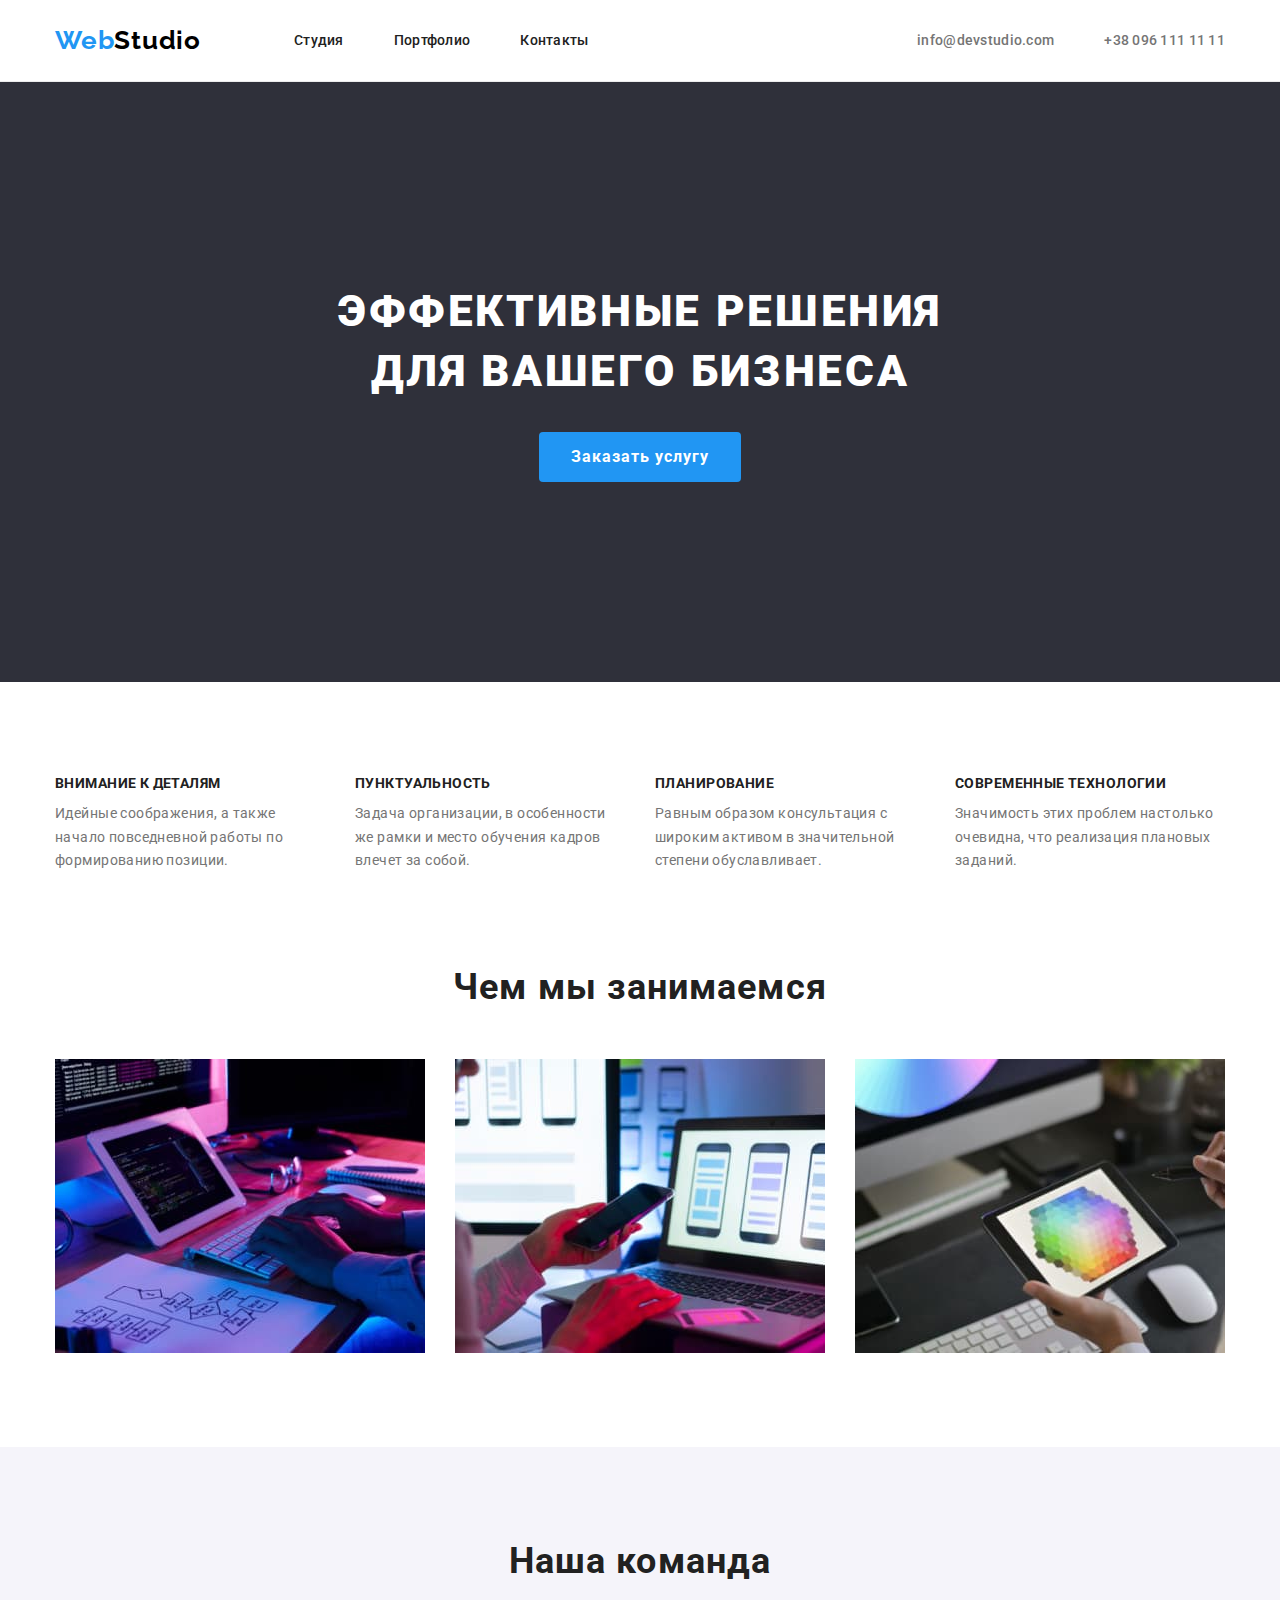
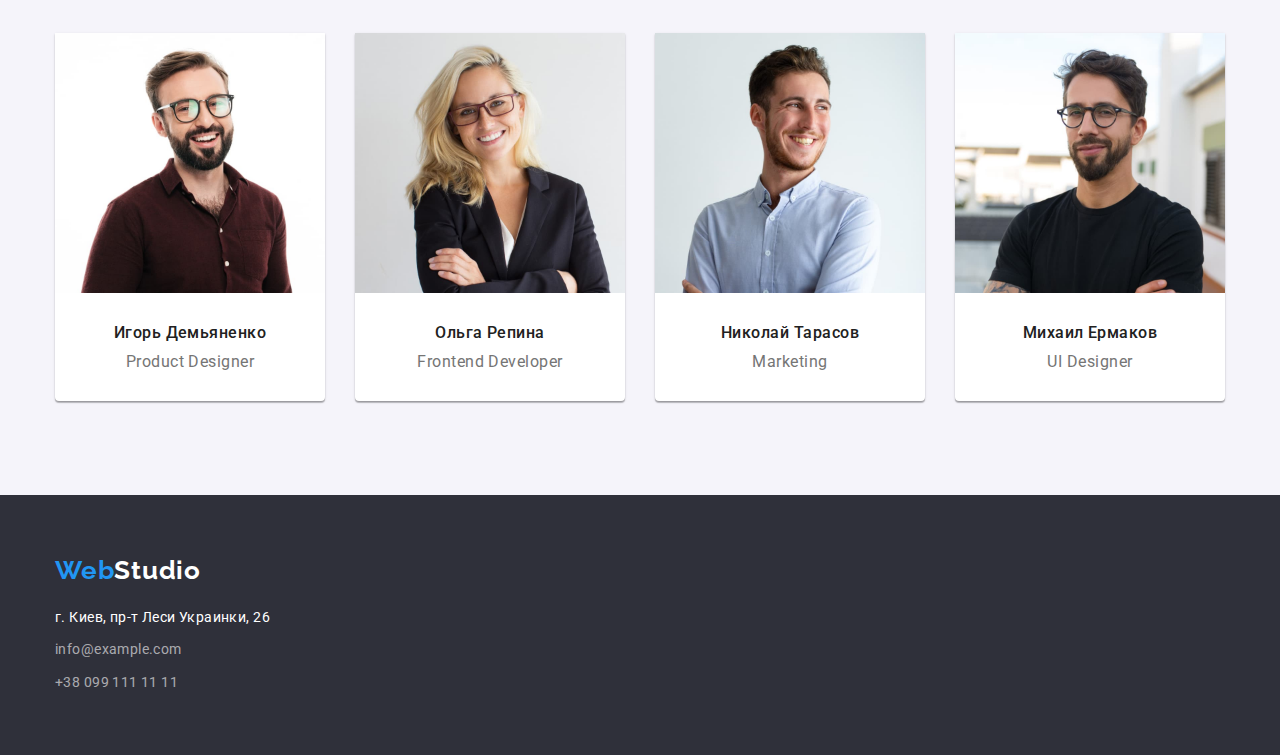
<file: index.html>
<!DOCTYPE html>
<html lang="ru">
  <head>
    <meta charset="UTF-8" />
    <meta http-equiv="X-UA-Compatible" content="IE=edge" />
    <meta name="viewport" content="width=device-width, initial-scale=1.0" />
    <title>WebStudio</title>
    <link
      href="https://fonts.googleapis.com/css2?family=Raleway:wght@700&family=Roboto:wght@400;500;700;900&display=swap"
      rel="stylesheet"
    />
    <link
      rel="stylesheet"
      href="https://cdnjs.cloudflare.com/ajax/libs/modern-normalize/1.1.0/modern-normalize.min.css"
    />
    <link rel="stylesheet" href="./css/styles.css" />
  </head>
  <body>
    <!--HEADER-->
    <header class="header">
      <div class="container header-container">
        <nav class="navigation">
          <a href="/" class="logo"><span class="logo-first">Web</span>Studio</a>
          <ul class="nav-list">
            <li class="nav-list-item"><a class="nav" href="./index.html">Студия</a></li>
            <li class="nav-list-item"><a class="nav" href="./portfolio.html">Портфолио</a></li>
            <li class="nav-list-item"><a class="nav" href="">Контакты</a></li>
          </ul>
        </nav>
        <ul class="nav-list">
          <li class="contact-list-item">
            <a class="contact" href="mailto:info@devstudio.com">info@devstudio.com</a>
          </li>
          <li class="contact-list-item">
            <a class="contact" href="tel:+380961111111">+38 096 111 11 11</a>
          </li>
        </ul>
      </div>
    </header>
    <!--MAIN-->
    <main>
      <!--SECTION 1-->
      <section class="sec-one">
        <div class="container">
          <h1 class="mtitle">
            Эффективные решения <br />
            для вашего бизнеса
          </h1>
          <button class="mbtn" type="button">Заказать услугу</button>
        </div>
      </section>
      <!--SECTION 2-->
      <section class="section">
        <div class="container">
          <h2 class="second-title none">В чем наше преимущество?</h2>
          <ul class="advantage-list">
            <li class="advantage-list-item">
              <h3 class="title-three">Внимание к деталям</h3>
              <p class="">
                Идейные соображения, а также <br />
                начало повседневной работы по <br />
                формированию позиции.
              </p>
            </li>
            <li class="advantage-list-item">
              <h3 class="title-three">Пунктуальность</h3>
              <p class="">
                Задача организации, в особенности <br />
                же рамки и место обучения кадров <br />
                влечет за собой.
              </p>
            </li>
            <li class="advantage-list-item">
              <h3 class="title-three">Планирование</h3>
              <p class="">
                Равным образом консультация с <br />
                широким активом в значительной <br />
                степени обуславливает.
              </p>
            </li>
            <li class="advantage-list-item">
              <h3 class="title-three">Современные технологии</h3>
              <p class="">
                Значимость этих проблем настолько <br />
                очевидна, что реализация плановых <br />
                заданий.
              </p>
            </li>
          </ul>
        </div>
      </section>
      <!--SECTION 3-->
      <section class="section-three">
        <div class="container">
          <h2 class="second-title title-sec-three">Чем мы занимаемся</h2>
          <ul class="photo-list">
            <li class="photo-list-item">
              <img src="./images/imgnote.jpg" width="370" alt="Печатает на клавиатуре" />
            </li>
            <li class="photo-list-item">
              <img src="./images/imgphone.jpg" width="370" alt="Смотрит в телефон" />
            </li>
            <li class="photo-list-item">
              <img src="./images/imgtab.jpg" width="370" alt="Смотрит в планшет" />
            </li>
          </ul>
        </div>
      </section>
      <!--SECTION 4-->
      <section class="section section-four">
        <div class="container">
          <h2 class="second-title sec-title">Наша команда</h2>
          <ul class="team-list">
            <li class="team-list-item">
              <img src="./images/productdesigner.jpg" alt="productdesigner" width="270" />
              <div class="cards">
                <h3 class="card-title">Игорь Демьяненко</h3>
                <p class="card-info">Product Designer</p>
              </div>
            </li>
            <li class="team-list-item">
              <img src="./images/frontend.jpg" alt="frontend" width="270" />
              <div class="cards">
                <h3 class="card-title">Ольга Репина</h3>
                <p class="card-info">Frontend Developer</p>
              </div>
            </li>
            <li class="team-list-item">
              <img src="./images/marketing.jpg" alt="marketing" width="270" />
              <div class="cards">
                <h3 class="card-title">Николай Тарасов</h3>
                <p class="card-info">Marketing</p>
              </div>
            </li>
            <li class="team-list-item">
              <img src="./images/ui.jpg" alt="ui" width="270" />
              <div class="cards">
                <h3 class="card-title">Михаил Ермаков</h3>
                <p class="card-info">UI Designer</p>
              </div>
            </li>
          </ul>
        </div>
      </section>
    </main>
    <!--FOOOOOOOOOTER-->
    <footer class="footer">
      <div class="container">
        <a href="/" class="logo-footer"><span class="logo-first">Web</span>Studio</a>

        <address class="address-list">
          <p class="address">г. Киев, пр-т Леси Украинки, 26</p>
          <a class="contact-footer" href="mailto:info@example.com">info@example.com</a>
          <br />
          <a class="contact-footer" href="tel:+380991111111">+38 099 111 11 11</a>
        </address>
      </div>
    </footer>
  </body>
</html>
</file>
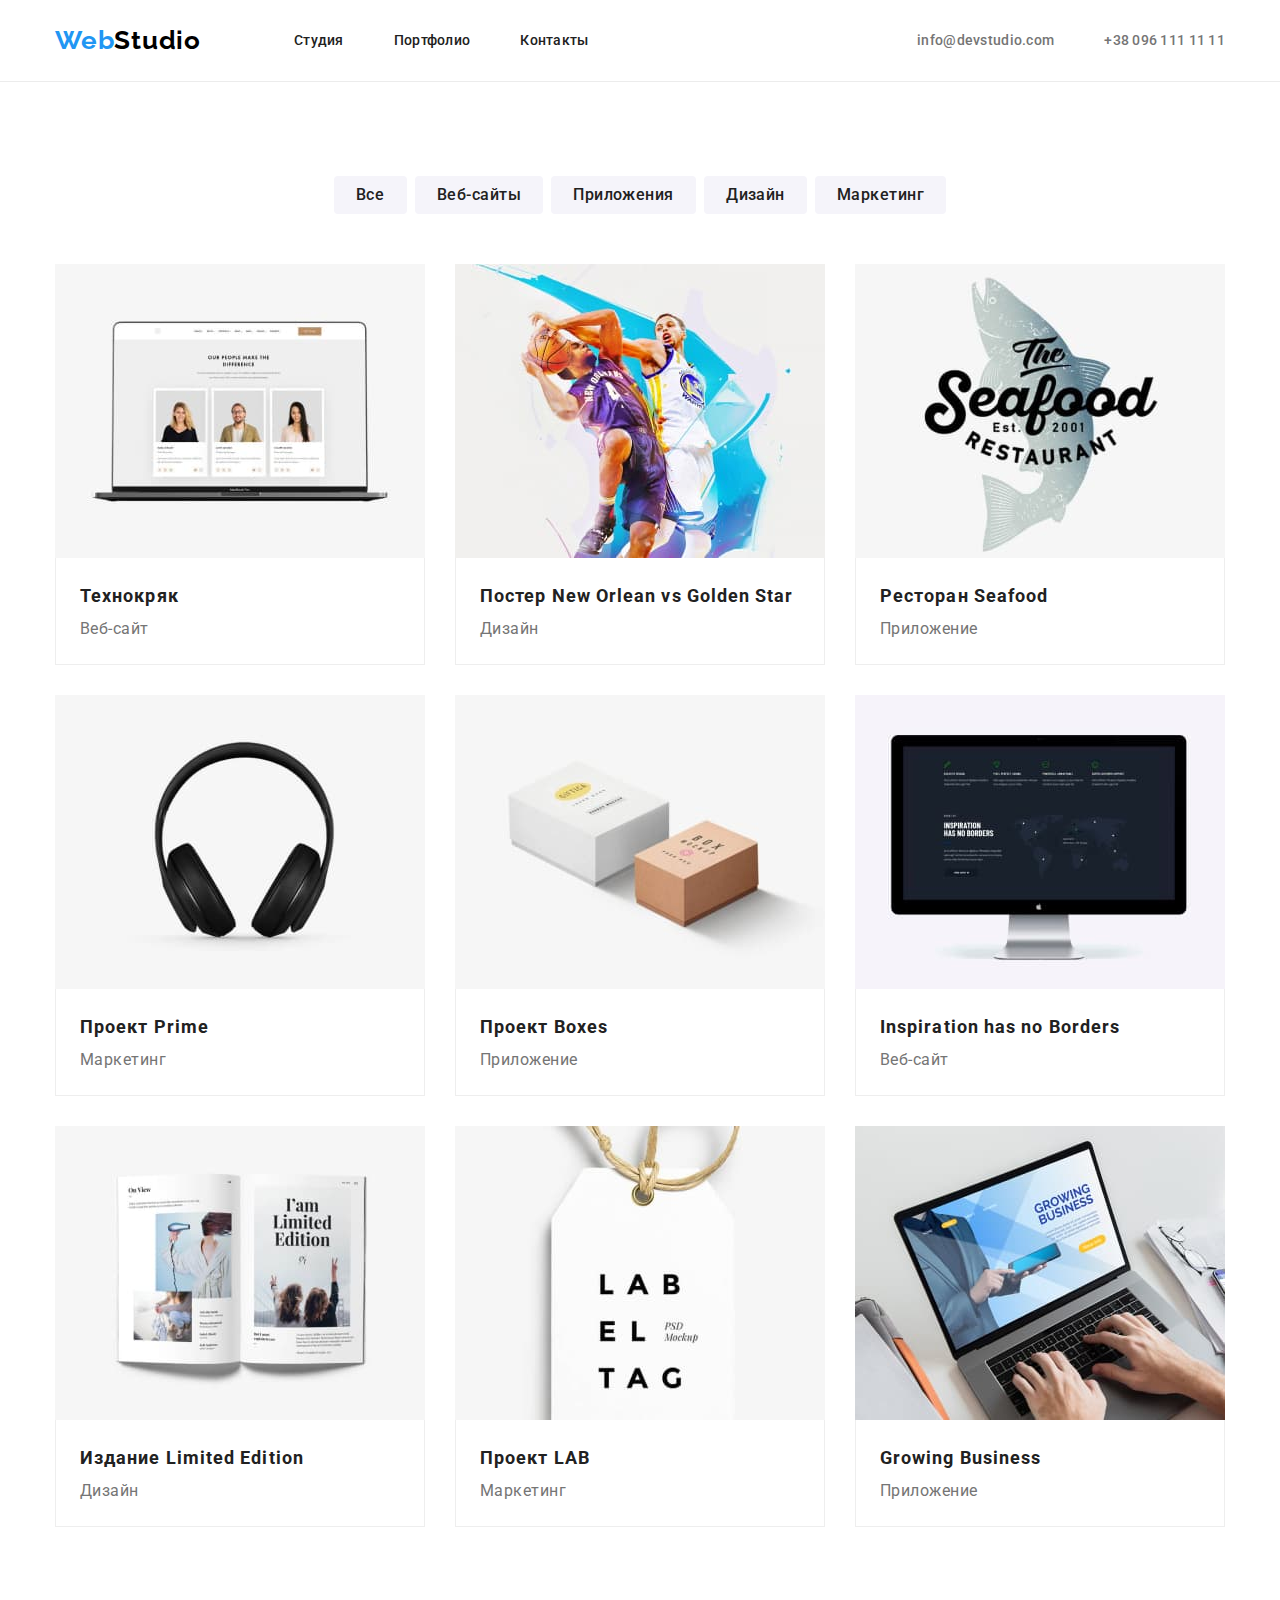
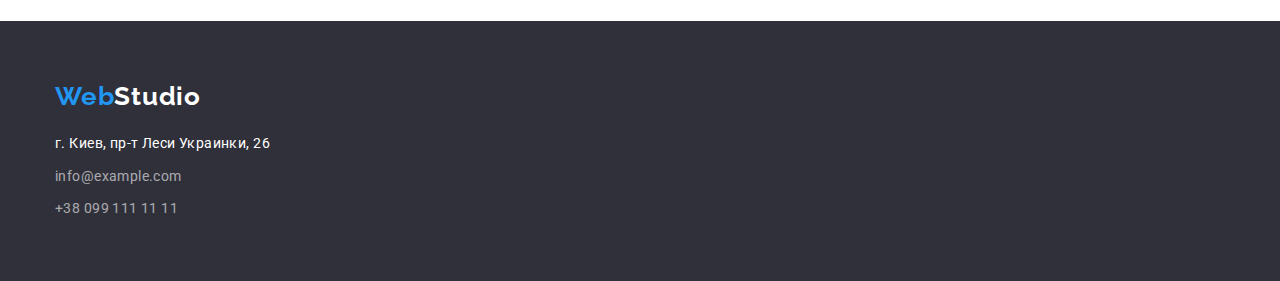
<file: portfolio.html>
<!DOCTYPE html>
<html lang="ru">
  <head>
    <meta charset="UTF-8" />
    <meta http-equiv="X-UA-Compatible" content="IE=edge" />
    <meta name="viewport" content="width=device-width, initial-scale=1.0" />
    <title>WebStudio</title>
    <link
      href="https://fonts.googleapis.com/css2?family=Raleway:wght@700&family=Roboto:wght@400;500;700;900&display=swap"
      rel="stylesheet"
    />
    <link
      rel="stylesheet"
      href="https://cdnjs.cloudflare.com/ajax/libs/modern-normalize/1.1.0/modern-normalize.min.css"
    />
    <link rel="stylesheet" href="./css/styles.css" />
  </head>
  <body>
    <!--HEADER-->
    <header class="header">
      <div class="container header-container">
        <nav class="navigation">
          <a href="/" class="logo"><span class="logo-first">Web</span>Studio</a>
          <ul class="nav-list">
            <li class="nav-list-item"><a class="nav" href="./index.html">Студия</a></li>
            <li class="nav-list-item"><a class="nav" href="./portfolio.html">Портфолио</a></li>
            <li class="nav-list-item"><a class="nav" href="">Контакты</a></li>
          </ul>
        </nav>
        <ul class="nav-list">
          <li class="contact-list-item">
            <a class="contact" href="mailto:info@devstudio.com">info@devstudio.com</a>
          </li>
          <li class="contact-list-item">
            <a class="contact" href="tel:+380961111111">+38 096 111 11 11</a>
          </li>
        </ul>
      </div>
    </header>
    <!--MAIN-->
    <main>
      <!--SECTION 1-->
      <section class="section">
        <div class="container">
          <h1 class="none">Портфолио</h1>
          <ul class="btn-list">
            <li class="btn-list-item"><button class="btn one" type="button">Все</button></li>
            <li class="btn-list-item"><button class="btn two" type="button">Веб-сайты</button></li>
            <li class="btn-list-item">
              <button class="btn three" type="button">Приложения</button>
            </li>
            <li class="btn-list-item"><button class="btn four" type="button">Дизайн</button></li>
            <li class="btn-list-item"><button class="btn five" type="button">Маркетинг</button></li>
          </ul>
          <ul class="card-list">
            <li class="card-list-item">
              <img class="cards-img" src="./images/lpatop.jpg" alt="laptop" width="370" />
              <div class="cases">
                <h2 class="case-title">Технокряк</h2>
                <p class="case-text">Веб-сайт</p>
              </div>
            </li>
            <li class="card-list-item">
              <img class="cards-img" src="./images/bbal.jpg" alt="bbalplayers" width="370" />
              <div class="cases">
                <h2 class="case-title">Постер New Orlean vs Golden Star</h2>
                <p class="case-text">Дизайн</p>
              </div>
            </li>
            <li class="card-list-item">
              <img class="cards-img" src="./images/seafood.jpg" alt="fish" width="370" />
              <div class="cases">
                <h2 class="case-title">Ресторан Seafood</h2>
                <p class="case-text">Приложение</p>
              </div>
            </li>
            <li class="card-list-item">
              <img class="cards-img" src="./images/headphones.jpg" alt="headphones" width="370" />
              <div class="cases">
                <h2 class="case-title">Проект Prime</h2>
                <p class="case-text">Маркетинг</p>
              </div>
            </li>
            <li class="card-list-item">
              <img class="cards-img" src="./images/boxes.jpg" alt="boxes" width="370" />
              <div class="cases">
                <h2 class="case-title">Проект Boxes</h2>
                <p class="case-text">Приложение</p>
              </div>
            </li>
            <li class="card-list-item">
              <img class="cards-img" src="./images/screen.jpg" alt="screen" width="370" />
              <div class="cases">
                <h2 class="case-title">Inspiration has no Borders</h2>
                <p class="case-text">Веб-сайт</p>
              </div>
            </li>
            <li class="card-list-item">
              <img class="cards-img" src="./images/magazine.jpg" alt="magazine" width="370" />
              <div class="cases">
                <h2 class="case-title">Издание Limited Edition</h2>
                <p class="case-text">Дизайн</p>
              </div>
            </li>
            <li class="card-list-item">
              <img class="cards-img" src="./images/lab.jpg" alt="lable" width="370" />
              <div class="cases">
                <h2 class="case-title">Проект LAB</h2>
                <p class="case-text">Маркетинг</p>
              </div>
            </li>
            <li class="card-list-item">
              <img class="cards-img" src="./images/note.jpg" alt="laptop" width="370" />
              <div class="cases">
                <h2 class="case-title">Growing Business</h2>
                <p class="case-text">Приложение</p>
              </div>
            </li>
          </ul>
        </div>
      </section>
    </main>

    <!--FOOOOOOOOOTER-->
    <footer class="footer">
      <div class="container">
        <a href="/" class="logo-footer"><span class="logo-first">Web</span>Studio</a>

        <address class="address-list">
          <p class="address">г. Киев, пр-т Леси Украинки, 26</p>
          <a class="contact-footer" href="mailto:info@example.com">info@example.com</a>
          <br />
          <a class="contact-footer" href="tel:+380991111111">+38 099 111 11 11</a>
        </address>
      </div>
    </footer>
  </body>
</html>
</file>
<file: css/styles.css>
/* GLOBAL FIX a&ul */
a {
  text-decoration-line: none;
}

ul,
ol {
  margin-top: 0;
  margin-bottom: 0;
  padding-left: 0;
  list-style: none;
}

img {
  display: block;
  min-width: 100%;
}

header {
  border-bottom: 1px solid rgba(236, 236, 236, 1);
}

p,
h1,
h2,
h3,
h4,
h5 {
  margin-top: 0;
  margin-bottom: 0;
}

/* 
COLORS 
Цвет основного текста #757575;
Цвет заголовков/навигации/кнопок #212121;
Цвет ховера/фокуса навигации и контактов #2196F3;
Цвет главного заголовка/ховера кнопок #FFFFFF;
Заливка главной кнопки #2196F3;
Заливка главной кнопки ховер/фокус #188CE8;
Заливка кнопок #F5F4FA;
Заливка кнопок ховер/фокус #2196F3;
Заливка футтера и первой секции #2F303A;
Цвет контактов футера rgba(255, 255, 255, 0.6);

*/

/* 
TEXT
Основной щрифт Roboto;

основной текст
font-weight: normal;
font-size: 14px;
line-height: 24px;
letter-spacing: 0.03em;

логотип
font-family: Raleway;
font-style: normal;
font-weight: bold;
font-size: 26px;
line-height: 31px;
letter-spacing: 0.03em;

навигация 
font-weight: 500;
font-size: 14px;
line-height: 16px;
letter-spacing: 0.02em;

контакты хедер
font-weight: 500;
font-size: 14px;
line-height: 16px;
letter-spacing: 0.02em;

главный заголовок
font-weight: 900;
font-size: 44px;
line-height: 60px;
letter-spacing: 0.06em;
text-transform: uppercase;

Второй заголовок
font-weight: bold;
font-size: 36px;
line-height: 42px;
letter-spacing: 0.03em;

Третий заголовок
font-weight: bold;
font-size: 14px;
line-height: 16px;
letter-spacing: 0.03em;

контакты футтер
font-weight: normal;
font-size: 14px;
line-height: 24px;
letter-spacing: 0.03em;


*/
:root {
  --text: #757575;
  --title-nav-btn: #212121;
  --hov-nav-contacts: #2196f3;
  --mtitle-hovbtn: #ffffff;
  --bcg-mbtn: #2196f3;
  --bcg-mbtn-hov: #188ce8;
  --bcg-btn: #f5f4fa;
  --bcg-btn-hov: #2196f3;
  --bcg-footer-msec: #2f303a;
  --footer-contacts: rgba(255, 255, 255, 0.6);
}

.container {
  width: 1200px;
  padding-left: 15px;
  padding-right: 15px;
  margin-right: auto;
  margin-left: auto;
}

.navigation {
  display: flex;
}

.nav-list {
  display: flex;
  align-items: center;
}

.header-container {
  display: flex;
  align-items: center;
}

body {
  color: var(--text);
  font-family: Roboto, sans-serif;
  /* font-weight: 400; */
  font-size: 14px;
  line-height: 1.7;
  letter-spacing: 0.03em;
}

/* HEADER */
.logo {
  color: #000000;
  font-family: Raleway, sans-serif;
  font-weight: 700;
  font-size: 26px;
  line-height: 1.19;
  letter-spacing: 0.03em;
  margin-right: 93px;
}

.header {
  padding-top: 25px;
  padding-bottom: 25px;
}
.logo-first {
  color: #2196f3;
}

.nav {
  color: var(--title-nav-btn);
  font-weight: 500;
  font-size: 14px;
  line-height: 1.14;
  letter-spacing: 0.02em;
  /* padding-top: 32px;
  padding-bottom: 32px; */
}

.nav-list-item:not(:last-child) {
  margin-right: 50px;
}

.nav-list {
  margin-left: auto;
}

.contact-list-item:not(:last-child) {
  margin-right: 50px;
}

.nav:hover,
.nav:focus {
  color: var(--hov-nav-contacts);
}

.contact {
  color: var(--text);
  font-weight: 500;
  font-size: 14px;
  line-height: 1.14;
  letter-spacing: 0.02em;
}

.contact:hover,
.contact:focus {
  color: var(--hov-nav-contacts);
}

/* FOOTER */
.footer {
  background-color: var(--bcg-footer-msec);
  /* height: 252px; */
  padding-top: 60px;
  padding-bottom: 60px;
}

.logo-footer {
  color: #ffffff;
  font-family: Raleway, sans-serif;
  font-weight: 700;
  font-size: 26px;
  line-height: 1.19;
  letter-spacing: 0.03em;
  display: inline-block;
  margin-bottom: 20px;
}

.address {
  color: #ffffff;
  font-style: normal;
  margin-bottom: 9px;
}

.contact-footer {
  color: var(--footer-contacts);
  font-style: normal;
  display: inline-block;
}

.contact-footer:not(:last-child) {
  margin-bottom: 9px;
}

.contact-footer:hover,
.contact-footer:focus {
  color: var(--hov-nav-contacts);
}

/* SECTION 1 [index.html] */
.sec-one {
  background-color: var(--bcg-footer-msec);
  height: 600px;
  text-align: center;
  padding-top: 200px;
  padding-bottom: 200px;
}

.mtitle {
  color: var(--mtitle-hovbtn);
  font-weight: 900;
  font-size: 44px;
  line-height: 1.36;
  text-align: center;
  letter-spacing: 0.06em;
  text-transform: uppercase;
  margin-bottom: 30px;
}

.mbtn {
  cursor: pointer;
  background-color: var(--bcg-mbtn);
  color: #ffffff;
  font-weight: 700;
  font-size: 16px;
  line-height: 1.875;
  letter-spacing: 0.06em;
  min-width: 200px;
  padding-top: 10px;
  padding-bottom: 10px;
  padding-right: 32px;
  padding-left: 32px;
  border-radius: 4px;
  border: 0px;
}

.mbtn:hover,
.mbtn:focus {
  background-color: var(--bcg-mbtn-hov);
}

/* SECTION 2 [index.html] */
.section {
  padding-top: 94px;
  padding-bottom: 94px;
}

.second-title {
  color: var(--title-nav-btn);
  font-weight: 700;
  font-size: 36px;
  line-height: 1.16;
  text-align: center;
  letter-spacing: 0.03em;
}

.title-three {
  color: var(--title-nav-btn);
  font-weight: 700;
  font-size: 14px;
  line-height: 1.14;
  letter-spacing: 0.03em;
  text-transform: uppercase;
  margin-bottom: 10px;
}

.advantage-list {
  display: flex;
}

.advantage-list-item {
  width: 270px;
  /* height: 101px; */
}

.advantage-list-item:not(:last-child) {
  margin-right: 30px;
}

.none {
  position: absolute;
  width: 1px;
  height: 1px;
  margin: -1px;
  padding: 0;
  overflow: hidden;
  border: 0;
  clip: rect(0 0 0 0);
}

/* SECTION 3 [index.html] см.SECTION 2 */
.section-three {
  padding-bottom: 94px;
}

.title-sec-three {
  margin-bottom: 50px;
}

.photo-list {
  display: flex;
}

.photo-list-item:not(:last-child) {
  margin-right: 30px;
}

.photo-list-item {
  width: 370px;
  /* height: 294px; */
}
/* SECTION 4 [index.html] */
.section-four {
  background-color: #f5f4fa;
}

.cards {
  padding-top: 30px;
  padding-bottom: 30px;
}

.card-title {
  color: var(--title-nav-btn);
  font-weight: 500;
  font-size: 16px;
  line-height: 1.187;
  text-align: center;
  letter-spacing: 0.03em;
  margin-bottom: 10px;
}

.card-info {
  font-size: 16px;
  line-height: 1.187;
  text-align: center;
  letter-spacing: 0.03em;
}

.team-list {
  display: flex;
}

.team-list-item {
  width: 270px;
  /* height: 368px; */
  background-color: var(--mtitle-hovbtn);
  border-radius: 0px 0px 4px 4px;
  box-shadow: 0px 1px 3px rgba(0, 0, 0, 0.12), 0px 1px 1px rgba(0, 0, 0, 0.14),
    0px 2px 1px rgba(0, 0, 0, 0.2);
}

.team-list-item:not(:last-child) {
  margin-right: 30px;
}

.sec-title {
  margin-bottom: 50px;
}

/* SECTION 1 [portfolio.html] */
.btn {
  cursor: pointer;
  background-color: var(--bcg-btn);
  color: var(--title-nav-btn);
  font-family: Roboto, sans-serif;
  /* font-style: normal; */
  font-weight: 500;
  font-size: 16px;
  line-height: 1.625;
  text-align: center;
  letter-spacing: 0.03em;
  border-radius: 4px;
  border: 0px;
}

.btn:hover,
.btn:focus {
  background-color: var(--bcg-btn-hov);
  color: #ffffff;
}

.case-title {
  color: var(--title-nav-btn);
  font-weight: 700;
  font-size: 18px;
  line-height: 2;
  letter-spacing: 0.06em;
}

.one {
  padding-top: 6px;
  padding-right: 22px;
  padding-bottom: 6px;
  padding-left: 22px;
  min-width: 73px;
}

.two {
  padding-top: 6px;
  padding-right: 22px;
  padding-bottom: 6px;
  padding-left: 22px;
  min-width: 128px;
}

.three {
  padding-top: 6px;
  padding-right: 22px;
  padding-bottom: 6px;
  padding-left: 22px;
  min-width: 145px;
}

.four {
  padding-top: 6px;
  padding-right: 22px;
  padding-bottom: 6px;
  padding-left: 22px;
  min-width: 103px;
}

.five {
  padding-top: 6px;
  padding-right: 22px;
  padding-bottom: 6px;
  padding-left: 22px;
  min-width: 130px;
}

.case-text {
  font-weight: 400;
  font-size: 16px;
  line-height: 1.875;
  letter-spacing: 0.03em;
}

.market {
  padding-top: 90px;
  padding-bottom: 98px;
}

.btn-list {
  display: flex;
  justify-content: center;
  margin-bottom: 50px;
}

.btn-list-item:not(:last-child) {
  margin-right: 8px;
}

.card-list {
  display: flex;
  flex-wrap: wrap;
}

.card-list-item {
  width: 370px;
  /* height: 404px; */
}

.card-list-item:not(:nth-child(3n)) {
  margin-right: 30px;
}

.card-list-item:not(:nth-last-child(-n + 3)) {
  margin-bottom: 30px;
}

.cases {
  padding-top: 20px;
  padding-bottom: 20px;
  padding-left: 24px;
  padding-right: 24px;
  border-bottom: 1px solid #eeeeee;
  border-right: 1px solid #eeeeee;
  border-left: 1px solid #eeeeee;
}
</file>
